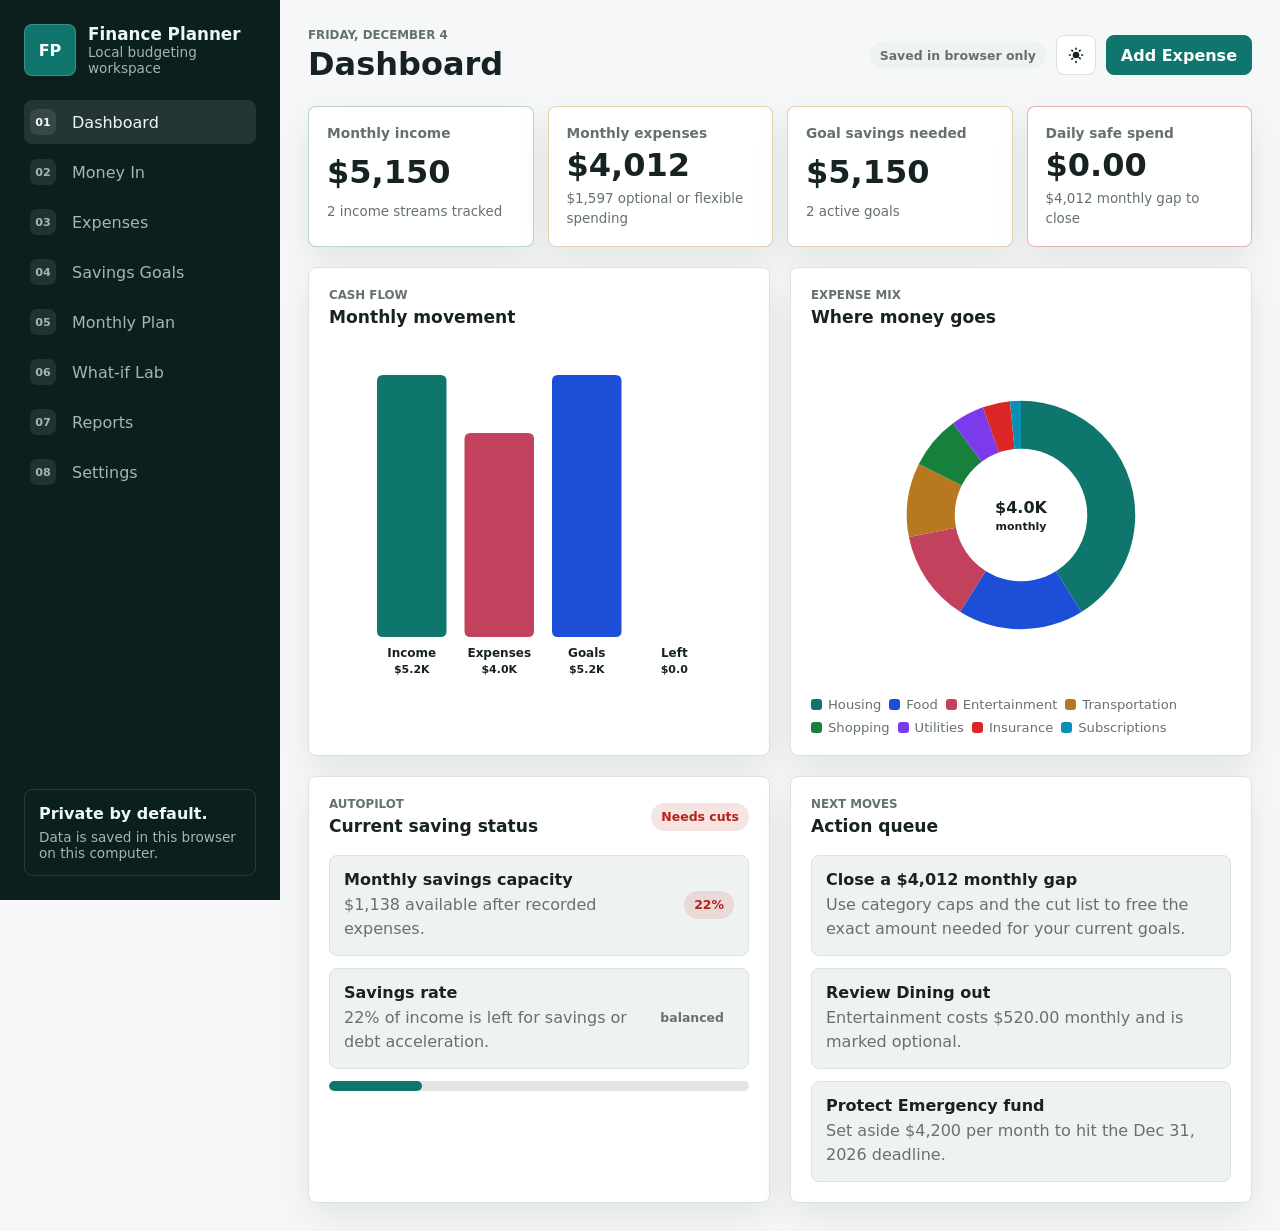
<file: index.html>
<!doctype html>
<html lang="en">
<head>
  <meta charset="utf-8">
  <meta name="viewport" content="width=device-width, initial-scale=1">
  <meta name="theme-color" content="#0f766e">
  <title>Finance Planner Desktop</title>
  <link rel="manifest" href="manifest.webmanifest">
  <link rel="stylesheet" href="styles.css">
</head>
<body>
  <div class="app-shell">
    <aside class="sidebar" aria-label="Primary">
      <div class="brand">
        <div class="brand-mark" aria-hidden="true">FP</div>
        <div>
          <h1>Finance Planner</h1>
          <p>Local budgeting workspace</p>
        </div>
      </div>

      <nav class="nav-list" aria-label="Application sections">
        <button class="nav-item is-active" type="button" data-view-target="dashboard">
          <span class="nav-symbol" aria-hidden="true">01</span>
          <span>Dashboard</span>
        </button>
        <button class="nav-item" type="button" data-view-target="income">
          <span class="nav-symbol" aria-hidden="true">02</span>
          <span>Money In</span>
        </button>
        <button class="nav-item" type="button" data-view-target="expenses">
          <span class="nav-symbol" aria-hidden="true">03</span>
          <span>Expenses</span>
        </button>
        <button class="nav-item" type="button" data-view-target="goals">
          <span class="nav-symbol" aria-hidden="true">04</span>
          <span>Savings Goals</span>
        </button>
        <button class="nav-item" type="button" data-view-target="plan">
          <span class="nav-symbol" aria-hidden="true">05</span>
          <span>Monthly Plan</span>
        </button>
        <button class="nav-item" type="button" data-view-target="simulator">
          <span class="nav-symbol" aria-hidden="true">06</span>
          <span>What-if Lab</span>
        </button>
        <button class="nav-item" type="button" data-view-target="reports">
          <span class="nav-symbol" aria-hidden="true">07</span>
          <span>Reports</span>
        </button>
        <button class="nav-item" type="button" data-view-target="settings">
          <span class="nav-symbol" aria-hidden="true">08</span>
          <span>Settings</span>
        </button>
      </nav>

      <div class="storage-note">
        <strong>Private by default.</strong>
        <span>Data is saved in this browser on this computer.</span>
      </div>
    </aside>

    <main class="workspace">
      <header class="topbar">
        <div>
          <p class="eyebrow" id="todayLabel">Today</p>
          <h2 id="pageTitle">Dashboard</h2>
        </div>
        <div class="topbar-actions">
          <span class="status-pill" id="saveStatus">Saved locally</span>
          <button class="icon-button" type="button" id="themeToggle" title="Toggle theme" aria-label="Toggle theme">
            <svg viewBox="0 0 24 24" aria-hidden="true">
              <path d="M12 3a1 1 0 0 1 1 1v1.1a1 1 0 1 1-2 0V4a1 1 0 0 1 1-1Zm0 15.9a1 1 0 0 1 1 1V21a1 1 0 1 1-2 0v-1.1a1 1 0 0 1 1-1ZM4 11h1.1a1 1 0 1 1 0 2H4a1 1 0 1 1 0-2Zm14.9 0H20a1 1 0 1 1 0 2h-1.1a1 1 0 1 1 0-2ZM6.34 5.64a1 1 0 0 1 1.42 0l.78.78a1 1 0 0 1-1.42 1.42l-.78-.78a1 1 0 0 1 0-1.42Zm9.12 9.12a1 1 0 0 1 1.42 0l.78.78a1 1 0 0 1-1.42 1.42l-.78-.78a1 1 0 0 1 0-1.42Zm2.2-9.12a1 1 0 0 1 0 1.42l-.78.78a1 1 0 0 1-1.42-1.42l.78-.78a1 1 0 0 1 1.42 0ZM8.54 15.46a1 1 0 0 1 0 1.42l-.78.78a1 1 0 0 1-1.42-1.42l.78-.78a1 1 0 0 1 1.42 0ZM12 8a4 4 0 1 1 0 8 4 4 0 0 1 0-8Z"/>
            </svg>
          </button>
          <button class="primary-button" type="button" id="quickAddExpense">Add Expense</button>
        </div>
      </header>

      <section class="view is-active" id="dashboard" data-view="dashboard">
        <div class="summary-grid" id="summaryGrid" aria-label="Financial summary"></div>

        <div class="two-column">
          <section class="panel chart-panel">
            <div class="panel-heading">
              <div>
                <p class="eyebrow">Cash flow</p>
                <h3>Monthly movement</h3>
              </div>
            </div>
            <canvas id="cashFlowChart" height="240" aria-label="Monthly cash flow chart"></canvas>
          </section>

          <section class="panel chart-panel">
            <div class="panel-heading">
              <div>
                <p class="eyebrow">Expense mix</p>
                <h3>Where money goes</h3>
              </div>
            </div>
            <canvas id="categoryChart" height="240" aria-label="Expense category chart"></canvas>
            <div class="legend" id="categoryLegend"></div>
          </section>
        </div>

        <div class="two-column">
          <section class="panel">
            <div class="panel-heading">
              <div>
                <p class="eyebrow">Autopilot</p>
                <h3>Current saving status</h3>
              </div>
              <span class="status-dot" id="autopilotDot">Review</span>
            </div>
            <div id="autopilotPanel" class="stack"></div>
          </section>

          <section class="panel">
            <div class="panel-heading">
              <div>
                <p class="eyebrow">Next moves</p>
                <h3>Action queue</h3>
              </div>
            </div>
            <div id="actionQueue" class="stack"></div>
          </section>
        </div>
      </section>

      <section class="view" id="income" data-view="income">
        <div class="split-layout">
          <section class="panel">
            <div class="panel-heading">
              <div>
                <p class="eyebrow">Wages and income</p>
                <h3>Add money coming in</h3>
              </div>
            </div>
            <form id="incomeForm" class="form-grid">
              <input type="hidden" id="incomeId">
              <label>
                Income name
                <input id="incomeName" type="text" placeholder="Salary, freelance, allowance" required>
              </label>
              <label>
                Amount
                <input id="incomeAmount" type="number" min="0" step="0.01" placeholder="0.00" required>
              </label>
              <label>
                Frequency
                <select id="incomeFrequency"></select>
              </label>
              <label>
                Type
                <select id="incomeType">
                  <option value="Wage">Wage</option>
                  <option value="Side income">Side income</option>
                  <option value="Investment">Investment</option>
                  <option value="Other">Other</option>
                </select>
              </label>
              <div class="form-actions">
                <button class="primary-button" type="submit" id="incomeSubmit">Save income</button>
                <button class="ghost-button" type="button" id="incomeCancel">Clear</button>
              </div>
            </form>
          </section>

          <section class="panel">
            <div class="panel-heading">
              <div>
                <p class="eyebrow">Income ledger</p>
                <h3>Saved income streams</h3>
              </div>
            </div>
            <div class="table-wrap">
              <table>
                <thead>
                  <tr>
                    <th>Name</th>
                    <th>Type</th>
                    <th>Frequency</th>
                    <th class="numeric">Monthly</th>
                    <th class="row-actions">Actions</th>
                  </tr>
                </thead>
                <tbody id="incomeTable"></tbody>
              </table>
            </div>
          </section>
        </div>
      </section>

      <section class="view" id="expenses" data-view="expenses">
        <div class="split-layout">
          <section class="panel">
            <div class="panel-heading">
              <div>
                <p class="eyebrow">Expenses</p>
                <h3>Add spending obligations</h3>
              </div>
            </div>
            <form id="expenseForm" class="form-grid">
              <input type="hidden" id="expenseId">
              <label>
                Expense name
                <input id="expenseName" type="text" placeholder="Rent, groceries, gym" required>
              </label>
              <label>
                Amount
                <input id="expenseAmount" type="number" min="0" step="0.01" placeholder="0.00" required>
              </label>
              <label>
                Frequency
                <select id="expenseFrequency"></select>
              </label>
              <label>
                Category
                <select id="expenseCategory"></select>
              </label>
              <label>
                Due day
                <input id="expenseDueDay" type="number" min="1" max="31" step="1" placeholder="1">
              </label>
              <label>
                Priority
                <select id="expensePriority">
                  <option value="essential">Essential</option>
                  <option value="flexible">Flexible</option>
                  <option value="optional">Optional</option>
                </select>
              </label>
              <label class="wide-field">
                Notes
                <input id="expenseNotes" type="text" placeholder="Contract renewal, cheaper option, shared bill">
              </label>
              <div class="form-actions">
                <button class="primary-button" type="submit" id="expenseSubmit">Save expense</button>
                <button class="ghost-button" type="button" id="expenseCancel">Clear</button>
              </div>
            </form>
          </section>

          <section class="panel">
            <div class="panel-heading">
              <div>
                <p class="eyebrow">Expense ledger</p>
                <h3>Organized monthly cost</h3>
              </div>
            </div>
            <div class="filter-row">
              <label>
                Filter
                <select id="expenseFilter"></select>
              </label>
              <label>
                Sort
                <select id="expenseSort">
                  <option value="largest">Largest monthly cost</option>
                  <option value="category">Category</option>
                  <option value="due">Due day</option>
                  <option value="priority">Priority</option>
                </select>
              </label>
            </div>
            <div class="table-wrap">
              <table>
                <thead>
                  <tr>
                    <th>Name</th>
                    <th>Category</th>
                    <th>Priority</th>
                    <th class="numeric">Monthly</th>
                    <th class="row-actions">Actions</th>
                  </tr>
                </thead>
                <tbody id="expenseTable"></tbody>
              </table>
            </div>
          </section>
        </div>
      </section>

      <section class="view" id="goals" data-view="goals">
        <div class="split-layout">
          <section class="panel">
            <div class="panel-heading">
              <div>
                <p class="eyebrow">Savings goals</p>
                <h3>Tell the app what to protect</h3>
              </div>
            </div>
            <form id="goalForm" class="form-grid">
              <input type="hidden" id="goalId">
              <label>
                Goal name
                <input id="goalName" type="text" placeholder="Emergency fund, down payment" required>
              </label>
              <label>
                Target amount
                <input id="goalTarget" type="number" min="0" step="0.01" placeholder="0.00" required>
              </label>
              <label>
                Already saved
                <input id="goalCurrent" type="number" min="0" step="0.01" placeholder="0.00">
              </label>
              <label>
                Deadline
                <input id="goalDeadline" type="date" required>
              </label>
              <label>
                Goal type
                <select id="goalType">
                  <option value="month">End of month</option>
                  <option value="year">End of year</option>
                  <option value="custom">Custom deadline</option>
                </select>
              </label>
              <div class="form-actions">
                <button class="primary-button" type="submit" id="goalSubmit">Save goal</button>
                <button class="ghost-button" type="button" id="goalCancel">Clear</button>
              </div>
            </form>
          </section>

          <section class="panel">
            <div class="panel-heading">
              <div>
                <p class="eyebrow">Goal tracker</p>
                <h3>Required monthly savings</h3>
              </div>
            </div>
            <div id="goalList" class="goal-list"></div>
          </section>
        </div>
      </section>

      <section class="view" id="plan" data-view="plan">
        <section class="panel">
          <div class="panel-heading">
            <div>
              <p class="eyebrow">Monthly plan</p>
              <h3>Saving strategy generated from your data</h3>
            </div>
            <button class="ghost-button" type="button" id="printPlan">Print plan</button>
          </div>
          <div id="planSummary" class="plan-summary"></div>
        </section>

        <div class="two-column">
          <section class="panel">
            <div class="panel-heading">
              <div>
                <p class="eyebrow">Category caps</p>
                <h3>Recommended monthly limits</h3>
              </div>
            </div>
            <div class="table-wrap">
              <table>
                <thead>
                  <tr>
                    <th>Category</th>
                    <th class="numeric">Current</th>
                    <th class="numeric">Recommended</th>
                    <th class="numeric">Weekly cap</th>
                  </tr>
                </thead>
                <tbody id="categoryCaps"></tbody>
              </table>
            </div>
          </section>

          <section class="panel">
            <div class="panel-heading">
              <div>
                <p class="eyebrow">Cut list</p>
                <h3>Highest impact reductions</h3>
              </div>
            </div>
            <div id="cutList" class="stack"></div>
          </section>
        </div>
      </section>

      <section class="view" id="simulator" data-view="simulator">
        <div class="two-column">
          <section class="panel">
            <div class="panel-heading">
              <div>
                <p class="eyebrow">What-if Lab</p>
                <h3>Stress-test your choices</h3>
              </div>
            </div>
            <div class="slider-stack">
              <label>
                Reduce food spending <span id="simFoodLabel">10%</span>
                <input id="simFood" type="range" min="0" max="60" value="10">
              </label>
              <label>
                Reduce subscriptions <span id="simSubscriptionsLabel">20%</span>
                <input id="simSubscriptions" type="range" min="0" max="100" value="20">
              </label>
              <label>
                Reduce shopping <span id="simShoppingLabel">15%</span>
                <input id="simShopping" type="range" min="0" max="80" value="15">
              </label>
              <label>
                Reduce entertainment <span id="simEntertainmentLabel">10%</span>
                <input id="simEntertainment" type="range" min="0" max="80" value="10">
              </label>
              <label>
                Add monthly side income <span id="simSideIncomeLabel">$150</span>
                <input id="simSideIncome" type="range" min="0" max="2000" step="25" value="150">
              </label>
              <label>
                Wage increase <span id="simRaiseLabel">0%</span>
                <input id="simRaise" type="range" min="0" max="25" value="0">
              </label>
            </div>
          </section>

          <section class="panel">
            <div class="panel-heading">
              <div>
                <p class="eyebrow">Scenario result</p>
                <h3>Projected improvement</h3>
              </div>
            </div>
            <div id="simulatorResult" class="scenario-result"></div>
          </section>
        </div>
      </section>

      <section class="view" id="reports" data-view="reports">
        <div class="two-column">
          <section class="panel">
            <div class="panel-heading">
              <div>
                <p class="eyebrow">Report</p>
                <h3>Printable monthly brief</h3>
              </div>
              <button class="ghost-button" type="button" id="printReport">Print report</button>
            </div>
            <article id="reportDocument" class="report-document"></article>
          </section>

          <section class="panel">
            <div class="panel-heading">
              <div>
                <p class="eyebrow">Data tools</p>
                <h3>Backup and restore</h3>
              </div>
            </div>
            <div class="button-stack">
              <button class="primary-button" type="button" id="exportData">Export finance data</button>
              <button class="ghost-button" type="button" id="exportCsv">Export CSV tables</button>
              <button class="ghost-button" type="button" id="importData">Import finance data</button>
              <input id="importFile" type="file" accept="application/json" hidden>
              <button class="danger-button" type="button" id="resetSample">Reload sample data</button>
              <button class="danger-button" type="button" id="clearData">Clear all data</button>
            </div>
            <p class="helper-text" id="storageDetail">Launch with launch.bat to save automatically to finance-data.json.</p>
          </section>
        </div>
      </section>

      <section class="view" id="settings" data-view="settings">
        <section class="panel settings-panel">
          <div class="panel-heading">
            <div>
              <p class="eyebrow">Profile</p>
              <h3>Personalize planning assumptions</h3>
            </div>
          </div>
          <form id="settingsForm" class="form-grid">
            <label>
              Display name
              <input id="profileName" type="text" placeholder="Your name">
            </label>
            <label>
              Currency
              <select id="profileCurrency">
                <option value="USD">USD - US Dollar</option>
                <option value="EUR">EUR - Euro</option>
                <option value="GBP">GBP - British Pound</option>
                <option value="CAD">CAD - Canadian Dollar</option>
                <option value="AUD">AUD - Australian Dollar</option>
              </select>
            </label>
            <label>
              Monthly starting savings
              <input id="profileStartingSavings" type="number" min="0" step="0.01">
            </label>
            <label>
              Month starts on day
              <input id="profileMonthStart" type="number" min="1" max="28" step="1">
            </label>
            <label class="wide-field">
              Planning style
              <select id="profileStyle">
                <option value="balanced">Balanced: steady cuts and steady saving</option>
                <option value="aggressive">Aggressive: reach goals faster</option>
                <option value="comfort">Comfort: protect lifestyle categories</option>
              </select>
            </label>
            <div class="form-actions">
              <button class="primary-button" type="submit">Save settings</button>
            </div>
          </form>
        </section>
      </section>
    </main>
  </div>

  <div class="toast" id="toast" role="status" aria-live="polite"></div>

  <script src="app.js" defer></script>
</body>
</html>
</file>
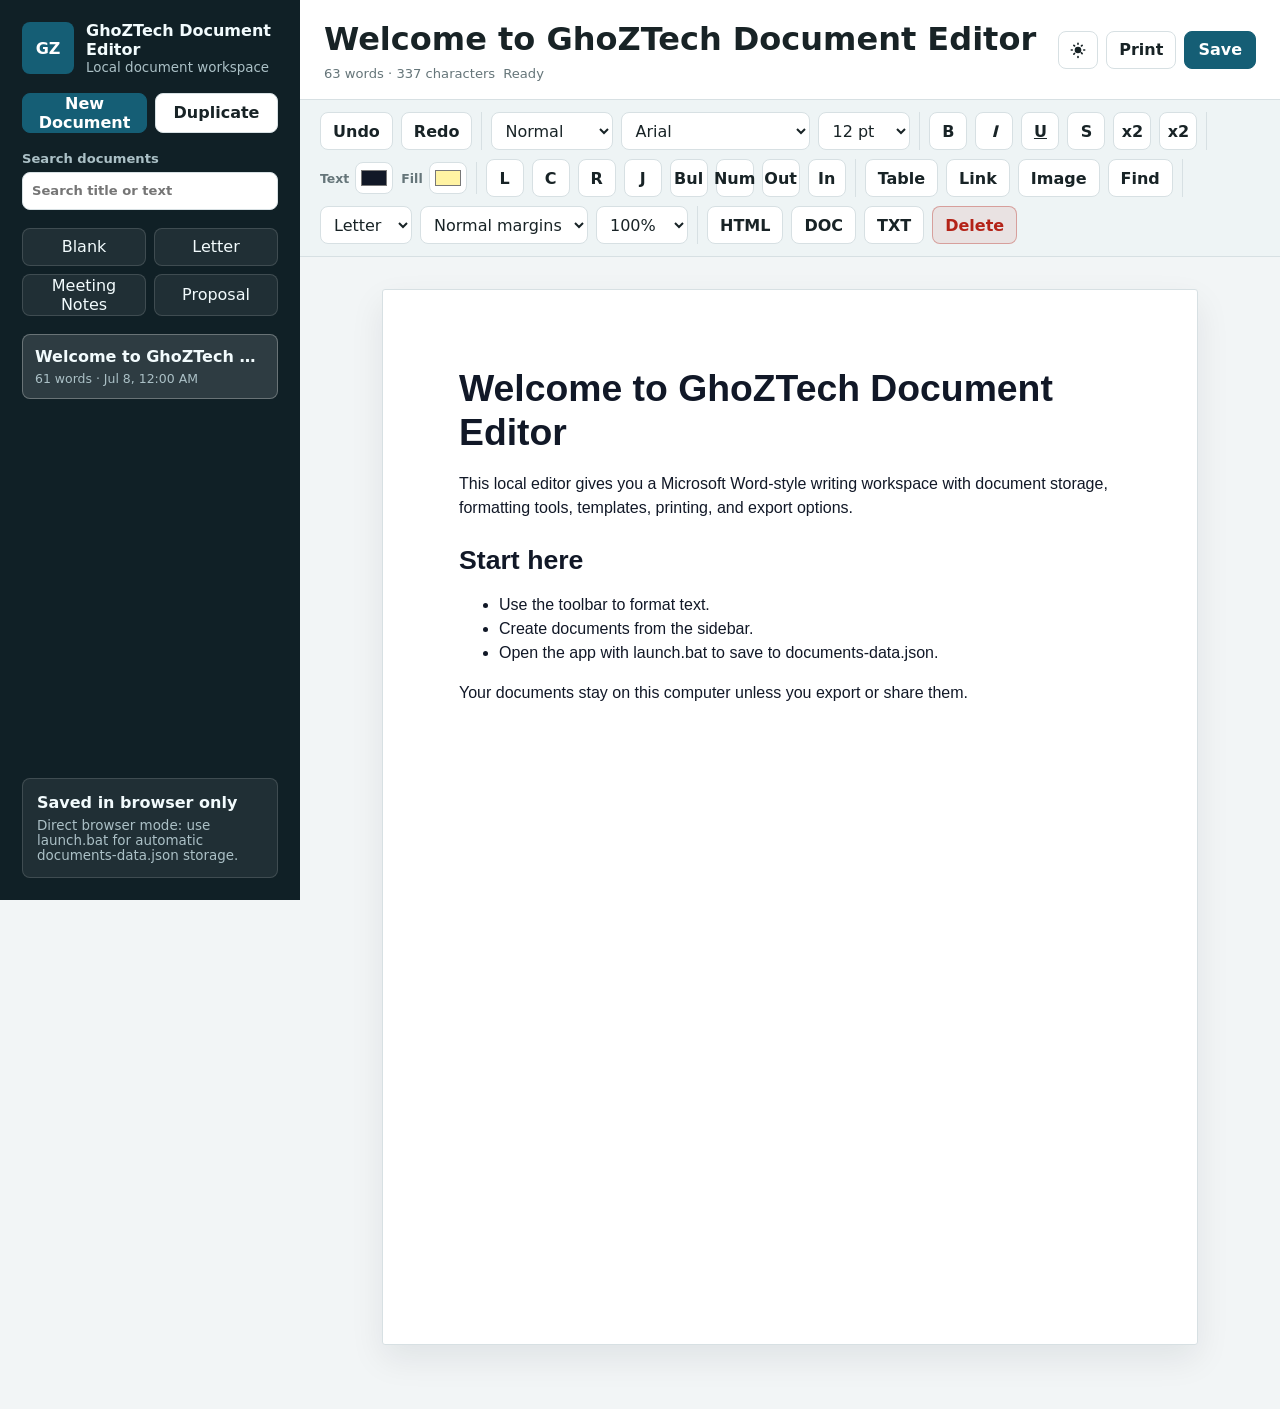
<file: GhoZTech Document Editor/index.html>
<!doctype html>
<html lang="en">
<head>
  <meta charset="utf-8">
  <meta name="viewport" content="width=device-width, initial-scale=1">
  <meta name="theme-color" content="#155e75">
  <title>GhoZTech Document Editor</title>
  <link rel="manifest" href="manifest.webmanifest">
  <link rel="stylesheet" href="styles.css">
</head>
<body>
  <div class="app-shell">
    <aside class="document-sidebar" aria-label="Document library">
      <div class="brand-row">
        <div class="brand-mark" aria-hidden="true">GZ</div>
        <div>
          <h1>GhoZTech Document Editor</h1>
          <p>Local document workspace</p>
        </div>
      </div>

      <div class="sidebar-actions">
        <button class="primary-button" type="button" id="newDocument">New Document</button>
        <button class="ghost-button" type="button" id="duplicateDocument">Duplicate</button>
      </div>

      <label class="search-label">
        Search documents
        <input id="documentSearch" type="search" placeholder="Search title or text">
      </label>

      <div class="template-group" aria-label="Templates">
        <button type="button" data-template="blank">Blank</button>
        <button type="button" data-template="letter">Letter</button>
        <button type="button" data-template="meeting">Meeting Notes</button>
        <button type="button" data-template="proposal">Proposal</button>
      </div>

      <div class="document-list" id="documentList"></div>

      <div class="storage-card">
        <strong id="saveStatus">Starting editor</strong>
        <span id="storageDetail">Launch with launch.bat to save documents to documents-data.json.</span>
      </div>
    </aside>

    <main class="editor-workspace">
      <header class="topbar">
        <div class="title-area">
          <input id="documentTitle" type="text" aria-label="Document title" value="Untitled Document">
          <div class="meta-row">
            <span id="documentMeta">0 words</span>
            <span id="selectionMeta">Ready</span>
          </div>
        </div>
        <div class="topbar-actions">
          <button class="icon-button" type="button" id="themeToggle" title="Toggle theme" aria-label="Toggle theme">
            <svg viewBox="0 0 24 24" aria-hidden="true"><path d="M12 3a1 1 0 0 1 1 1v1.1a1 1 0 1 1-2 0V4a1 1 0 0 1 1-1Zm0 15.9a1 1 0 0 1 1 1V21a1 1 0 1 1-2 0v-1.1a1 1 0 0 1 1-1ZM4 11h1.1a1 1 0 1 1 0 2H4a1 1 0 1 1 0-2Zm14.9 0H20a1 1 0 1 1 0 2h-1.1a1 1 0 1 1 0-2ZM6.34 5.64a1 1 0 0 1 1.42 0l.78.78a1 1 0 0 1-1.42 1.42l-.78-.78a1 1 0 0 1 0-1.42Zm9.12 9.12a1 1 0 0 1 1.42 0l.78.78a1 1 0 0 1-1.42 1.42l-.78-.78a1 1 0 0 1 0-1.42Zm2.2-9.12a1 1 0 0 1 0 1.42l-.78.78a1 1 0 0 1-1.42-1.42l.78-.78a1 1 0 0 1 1.42 0ZM8.54 15.46a1 1 0 0 1 0 1.42l-.78.78a1 1 0 0 1-1.42-1.42l.78-.78a1 1 0 0 1 1.42 0ZM12 8a4 4 0 1 1 0 8 4 4 0 0 1 0-8Z"/></svg>
          </button>
          <button class="ghost-button" type="button" id="printDocument">Print</button>
          <button class="primary-button" type="button" id="saveNow">Save</button>
        </div>
      </header>

      <section class="toolbar" aria-label="Editing toolbar">
        <div class="tool-group">
          <button class="tool-button" type="button" data-command="undo" title="Undo" aria-label="Undo">Undo</button>
          <button class="tool-button" type="button" data-command="redo" title="Redo" aria-label="Redo">Redo</button>
        </div>

        <div class="tool-group">
          <select id="blockFormat" aria-label="Text style">
            <option value="P">Normal</option>
            <option value="H1">Heading 1</option>
            <option value="H2">Heading 2</option>
            <option value="H3">Heading 3</option>
            <option value="BLOCKQUOTE">Quote</option>
          </select>
          <select id="fontName" aria-label="Font family">
            <option value="Arial">Arial</option>
            <option value="Calibri">Calibri</option>
            <option value="Cambria">Cambria</option>
            <option value="Georgia">Georgia</option>
            <option value="Times New Roman">Times New Roman</option>
            <option value="Verdana">Verdana</option>
          </select>
          <select id="fontSize" aria-label="Font size">
            <option value="2">10 pt</option>
            <option value="3" selected>12 pt</option>
            <option value="4">14 pt</option>
            <option value="5">18 pt</option>
            <option value="6">24 pt</option>
            <option value="7">36 pt</option>
          </select>
        </div>

        <div class="tool-group">
          <button class="tool-button compact" type="button" data-command="bold" title="Bold" aria-label="Bold"><strong>B</strong></button>
          <button class="tool-button compact" type="button" data-command="italic" title="Italic" aria-label="Italic"><em>I</em></button>
          <button class="tool-button compact" type="button" data-command="underline" title="Underline" aria-label="Underline"><u>U</u></button>
          <button class="tool-button compact" type="button" data-command="strikeThrough" title="Strikethrough" aria-label="Strikethrough">S</button>
          <button class="tool-button compact" type="button" data-command="superscript" title="Superscript" aria-label="Superscript">x2</button>
          <button class="tool-button compact" type="button" data-command="subscript" title="Subscript" aria-label="Subscript">x2</button>
        </div>

        <div class="tool-group">
          <label class="color-tool" title="Text color">
            Text
            <input id="foreColor" type="color" value="#111827">
          </label>
          <label class="color-tool" title="Highlight color">
            Fill
            <input id="hiliteColor" type="color" value="#fff3a3">
          </label>
        </div>

        <div class="tool-group">
          <button class="tool-button compact" type="button" data-command="justifyLeft" title="Align left" aria-label="Align left">L</button>
          <button class="tool-button compact" type="button" data-command="justifyCenter" title="Align center" aria-label="Align center">C</button>
          <button class="tool-button compact" type="button" data-command="justifyRight" title="Align right" aria-label="Align right">R</button>
          <button class="tool-button compact" type="button" data-command="justifyFull" title="Justify" aria-label="Justify">J</button>
          <button class="tool-button compact" type="button" data-command="insertUnorderedList" title="Bulleted list" aria-label="Bulleted list">Bul</button>
          <button class="tool-button compact" type="button" data-command="insertOrderedList" title="Numbered list" aria-label="Numbered list">Num</button>
          <button class="tool-button compact" type="button" data-command="outdent" title="Decrease indent" aria-label="Decrease indent">Out</button>
          <button class="tool-button compact" type="button" data-command="indent" title="Increase indent" aria-label="Increase indent">In</button>
        </div>

        <div class="tool-group">
          <button class="tool-button" type="button" id="insertTable">Table</button>
          <button class="tool-button" type="button" id="insertLink">Link</button>
          <button class="tool-button" type="button" id="insertImage">Image</button>
          <input id="imageFile" type="file" accept="image/*" hidden>
          <button class="tool-button" type="button" id="findReplaceToggle">Find</button>
        </div>

        <div class="tool-group">
          <select id="pageSize" aria-label="Page size">
            <option value="letter">Letter</option>
            <option value="a4">A4</option>
            <option value="legal">Legal</option>
          </select>
          <select id="pageMargin" aria-label="Page margins">
            <option value="normal">Normal margins</option>
            <option value="narrow">Narrow margins</option>
            <option value="wide">Wide margins</option>
          </select>
          <select id="zoomLevel" aria-label="Zoom">
            <option value="0.75">75%</option>
            <option value="0.9">90%</option>
            <option value="1" selected>100%</option>
            <option value="1.15">115%</option>
            <option value="1.3">130%</option>
          </select>
        </div>

        <div class="tool-group">
          <button class="tool-button" type="button" id="exportHtml">HTML</button>
          <button class="tool-button" type="button" id="exportDoc">DOC</button>
          <button class="tool-button" type="button" id="exportTxt">TXT</button>
          <button class="danger-button" type="button" id="deleteDocument">Delete</button>
        </div>
      </section>

      <section class="find-panel" id="findPanel" aria-label="Find and replace">
        <label>
          Find
          <input id="findText" type="search" placeholder="Text to find">
        </label>
        <label>
          Replace
          <input id="replaceText" type="text" placeholder="Replacement text">
        </label>
        <button class="ghost-button" type="button" id="findNext">Find next</button>
        <button class="ghost-button" type="button" id="replaceNext">Replace next</button>
        <button class="ghost-button" type="button" id="replaceAll">Replace all</button>
      </section>

      <section class="editor-stage" aria-label="Document editor">
        <div class="page-wrap" id="pageWrap">
          <article id="editor" class="editor-page" contenteditable="true" spellcheck="true" aria-label="Editable document"></article>
        </div>
      </section>
    </main>
  </div>

  <div class="toast" id="toast" role="status" aria-live="polite"></div>

  <script src="app.js" defer></script>
</body>
</html>
</file>
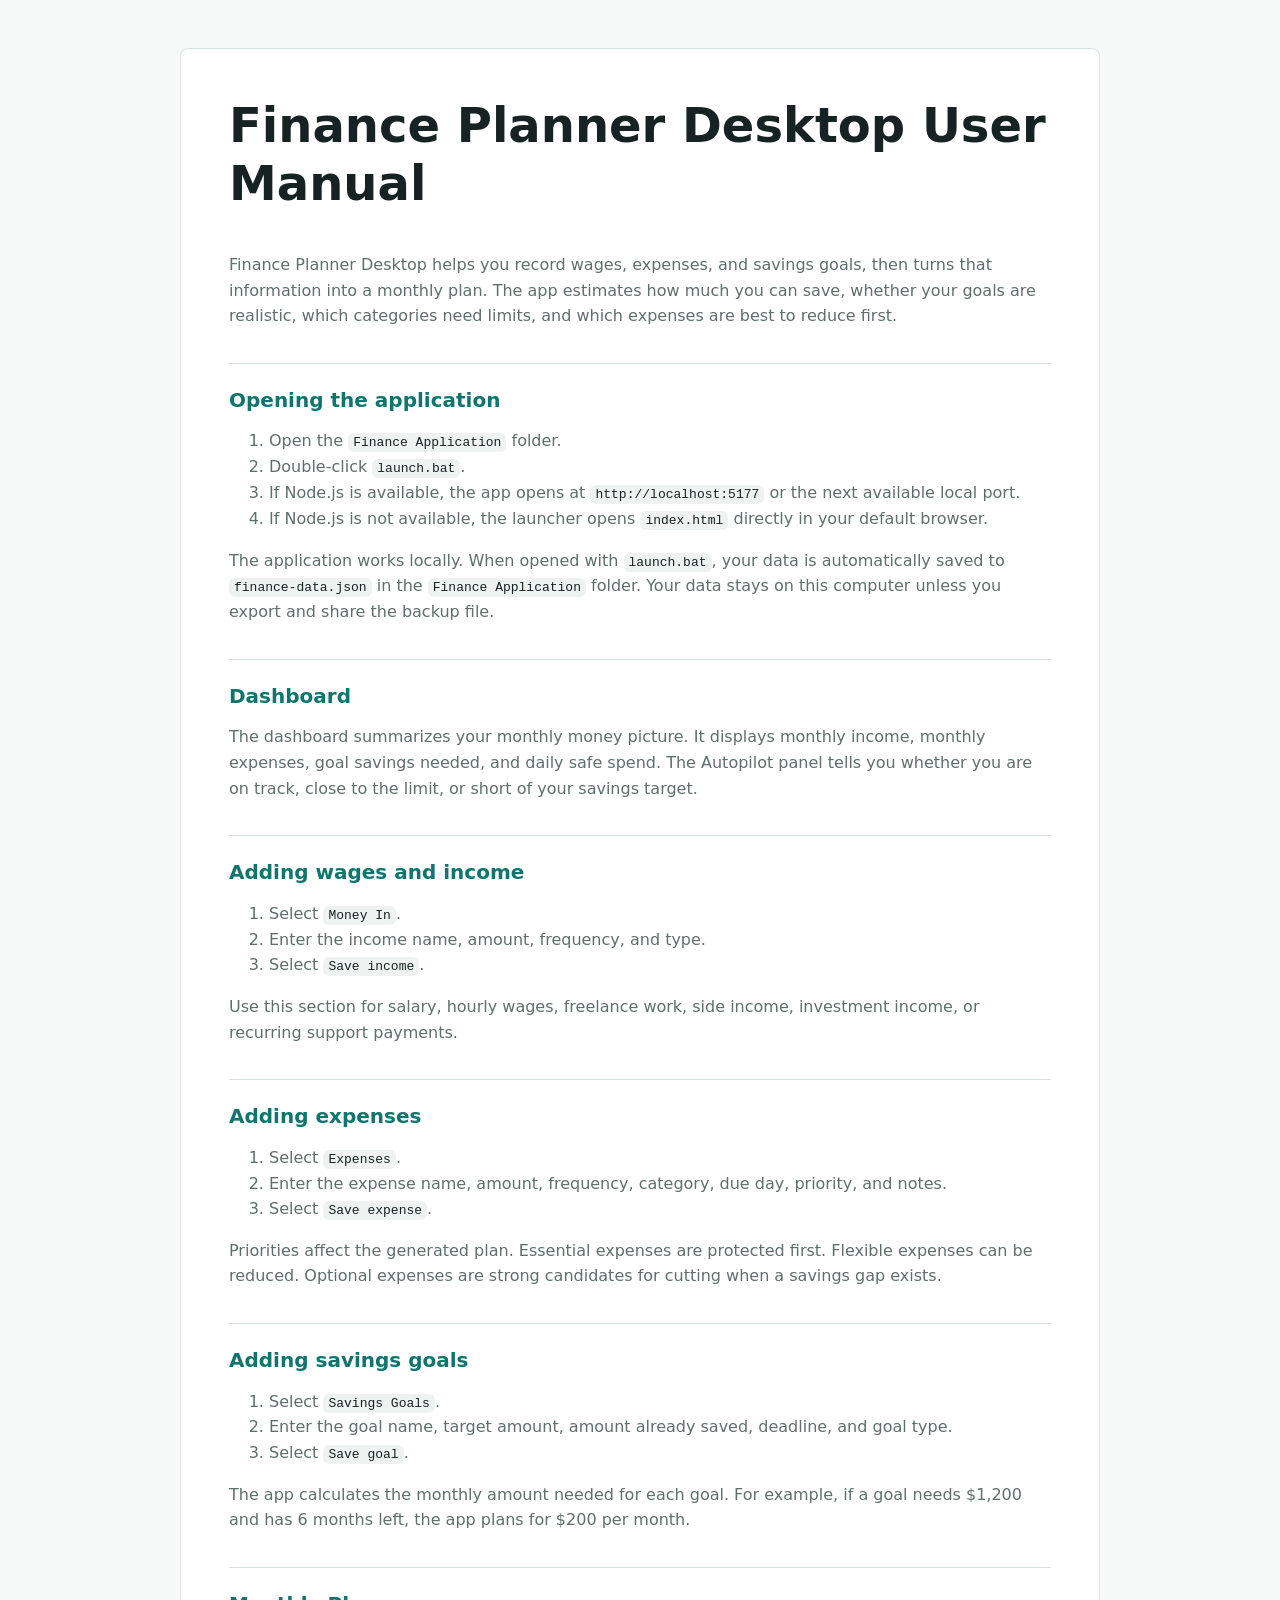
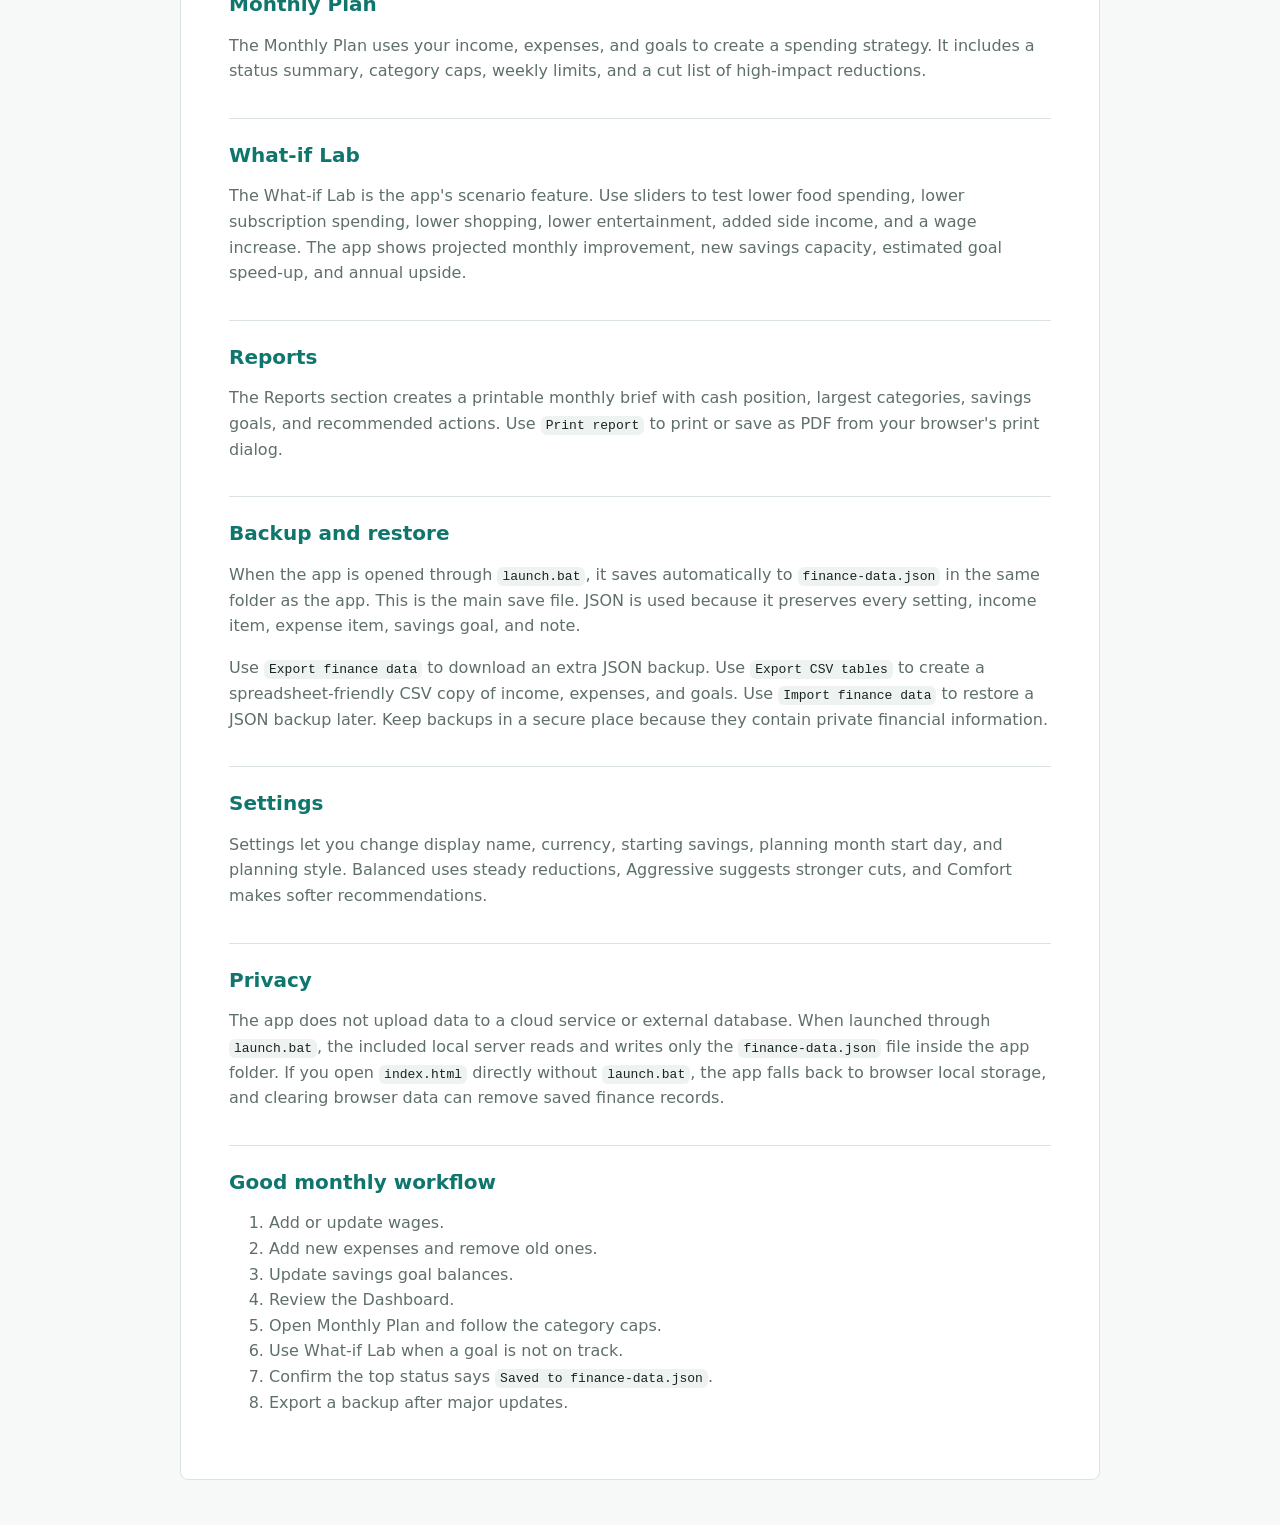
<file: Finance Planner User Manual.html>
<!doctype html>
<html lang="en">
<head>
  <meta charset="utf-8">
  <meta name="viewport" content="width=device-width, initial-scale=1">
  <title>Finance Planner Desktop User Manual</title>
  <style>
    :root {
      --ink: #172322;
      --muted: #5f6f6c;
      --line: #dbe3e1;
      --accent: #0f766e;
      --bg: #f7f9f8;
      --surface: #ffffff;
    }

    body {
      margin: 0;
      background: var(--bg);
      color: var(--ink);
      font-family: Inter, ui-sans-serif, system-ui, -apple-system, BlinkMacSystemFont, "Segoe UI", sans-serif;
      line-height: 1.6;
    }

    main {
      max-width: 920px;
      margin: 0 auto;
      padding: 48px 22px;
    }

    article {
      border: 1px solid var(--line);
      border-radius: 8px;
      background: var(--surface);
      padding: clamp(22px, 5vw, 48px);
    }

    h1,
    h2 {
      line-height: 1.2;
    }

    h1 {
      margin-top: 0;
      font-size: clamp(2rem, 5vw, 3rem);
    }

    h2 {
      margin-top: 34px;
      border-top: 1px solid var(--line);
      padding-top: 24px;
      color: var(--accent);
      font-size: 1.25rem;
    }

    p,
    li {
      color: var(--muted);
    }

    code {
      border-radius: 6px;
      background: #eef3f2;
      color: var(--ink);
      padding: 2px 5px;
    }

    @media print {
      body {
        background: #ffffff;
      }

      main {
        padding: 0;
      }

      article {
        border: 0;
        padding: 0;
      }
    }
  </style>
</head>
<body>
  <main>
    <article>
      <h1>Finance Planner Desktop User Manual</h1>
      <p>Finance Planner Desktop helps you record wages, expenses, and savings goals, then turns that information into a monthly plan. The app estimates how much you can save, whether your goals are realistic, which categories need limits, and which expenses are best to reduce first.</p>

      <h2>Opening the application</h2>
      <ol>
        <li>Open the <code>Finance Application</code> folder.</li>
        <li>Double-click <code>launch.bat</code>.</li>
        <li>If Node.js is available, the app opens at <code>http://localhost:5177</code> or the next available local port.</li>
        <li>If Node.js is not available, the launcher opens <code>index.html</code> directly in your default browser.</li>
      </ol>
      <p>The application works locally. When opened with <code>launch.bat</code>, your data is automatically saved to <code>finance-data.json</code> in the <code>Finance Application</code> folder. Your data stays on this computer unless you export and share the backup file.</p>

      <h2>Dashboard</h2>
      <p>The dashboard summarizes your monthly money picture. It displays monthly income, monthly expenses, goal savings needed, and daily safe spend. The Autopilot panel tells you whether you are on track, close to the limit, or short of your savings target.</p>

      <h2>Adding wages and income</h2>
      <ol>
        <li>Select <code>Money In</code>.</li>
        <li>Enter the income name, amount, frequency, and type.</li>
        <li>Select <code>Save income</code>.</li>
      </ol>
      <p>Use this section for salary, hourly wages, freelance work, side income, investment income, or recurring support payments.</p>

      <h2>Adding expenses</h2>
      <ol>
        <li>Select <code>Expenses</code>.</li>
        <li>Enter the expense name, amount, frequency, category, due day, priority, and notes.</li>
        <li>Select <code>Save expense</code>.</li>
      </ol>
      <p>Priorities affect the generated plan. Essential expenses are protected first. Flexible expenses can be reduced. Optional expenses are strong candidates for cutting when a savings gap exists.</p>

      <h2>Adding savings goals</h2>
      <ol>
        <li>Select <code>Savings Goals</code>.</li>
        <li>Enter the goal name, target amount, amount already saved, deadline, and goal type.</li>
        <li>Select <code>Save goal</code>.</li>
      </ol>
      <p>The app calculates the monthly amount needed for each goal. For example, if a goal needs $1,200 and has 6 months left, the app plans for $200 per month.</p>

      <h2>Monthly Plan</h2>
      <p>The Monthly Plan uses your income, expenses, and goals to create a spending strategy. It includes a status summary, category caps, weekly limits, and a cut list of high-impact reductions.</p>

      <h2>What-if Lab</h2>
      <p>The What-if Lab is the app's scenario feature. Use sliders to test lower food spending, lower subscription spending, lower shopping, lower entertainment, added side income, and a wage increase. The app shows projected monthly improvement, new savings capacity, estimated goal speed-up, and annual upside.</p>

      <h2>Reports</h2>
      <p>The Reports section creates a printable monthly brief with cash position, largest categories, savings goals, and recommended actions. Use <code>Print report</code> to print or save as PDF from your browser's print dialog.</p>

      <h2>Backup and restore</h2>
      <p>When the app is opened through <code>launch.bat</code>, it saves automatically to <code>finance-data.json</code> in the same folder as the app. This is the main save file. JSON is used because it preserves every setting, income item, expense item, savings goal, and note.</p>
      <p>Use <code>Export finance data</code> to download an extra JSON backup. Use <code>Export CSV tables</code> to create a spreadsheet-friendly CSV copy of income, expenses, and goals. Use <code>Import finance data</code> to restore a JSON backup later. Keep backups in a secure place because they contain private financial information.</p>

      <h2>Settings</h2>
      <p>Settings let you change display name, currency, starting savings, planning month start day, and planning style. Balanced uses steady reductions, Aggressive suggests stronger cuts, and Comfort makes softer recommendations.</p>

      <h2>Privacy</h2>
      <p>The app does not upload data to a cloud service or external database. When launched through <code>launch.bat</code>, the included local server reads and writes only the <code>finance-data.json</code> file inside the app folder. If you open <code>index.html</code> directly without <code>launch.bat</code>, the app falls back to browser local storage, and clearing browser data can remove saved finance records.</p>

      <h2>Good monthly workflow</h2>
      <ol>
        <li>Add or update wages.</li>
        <li>Add new expenses and remove old ones.</li>
        <li>Update savings goal balances.</li>
        <li>Review the Dashboard.</li>
        <li>Open Monthly Plan and follow the category caps.</li>
        <li>Use What-if Lab when a goal is not on track.</li>
        <li>Confirm the top status says <code>Saved to finance-data.json</code>.</li>
        <li>Export a backup after major updates.</li>
      </ol>
    </article>
  </main>
</body>
</html>
</file>
<file: styles.css>
:root {
  color-scheme: light;
  --bg: #f5f7f8;
  --surface: #ffffff;
  --surface-2: #eef3f2;
  --ink: #172322;
  --muted: #64726f;
  --line: #dbe3e1;
  --accent: #0f766e;
  --accent-2: #1d4ed8;
  --warn: #b7791f;
  --danger: #b42318;
  --good: #16803c;
  --rose: #c2415d;
  --shadow: 0 14px 36px rgba(19, 31, 30, 0.08);
  --radius: 8px;
  --sidebar: #0b1f1d;
  --sidebar-ink: #edf8f5;
  --sidebar-muted: #9fb8b2;
}

[data-theme="dark"] {
  color-scheme: dark;
  --bg: #111716;
  --surface: #19211f;
  --surface-2: #202c29;
  --ink: #edf5f2;
  --muted: #a5b5b0;
  --line: #30413d;
  --accent: #2dd4bf;
  --accent-2: #93c5fd;
  --warn: #f3b654;
  --danger: #f87171;
  --good: #4ade80;
  --rose: #fb7185;
  --shadow: 0 14px 36px rgba(0, 0, 0, 0.28);
  --sidebar: #101817;
  --sidebar-ink: #f1fbf8;
  --sidebar-muted: #9bb1ac;
}

* {
  box-sizing: border-box;
}

body {
  margin: 0;
  min-width: 320px;
  background: var(--bg);
  color: var(--ink);
  font-family: Inter, ui-sans-serif, system-ui, -apple-system, BlinkMacSystemFont, "Segoe UI", sans-serif;
}

button,
input,
select {
  font: inherit;
}

button {
  cursor: pointer;
}

.app-shell {
  display: grid;
  min-height: 100vh;
  grid-template-columns: 280px minmax(0, 1fr);
}

.sidebar {
  display: flex;
  position: sticky;
  top: 0;
  height: 100vh;
  flex-direction: column;
  gap: 24px;
  padding: 24px;
  background: var(--sidebar);
  color: var(--sidebar-ink);
}

.brand {
  display: grid;
  grid-template-columns: 52px 1fr;
  gap: 12px;
  align-items: center;
}

.brand-mark {
  display: grid;
  width: 52px;
  height: 52px;
  place-items: center;
  border: 1px solid rgba(255, 255, 255, 0.18);
  border-radius: 8px;
  background: #0f766e;
  color: #ffffff;
  font-weight: 800;
}

.brand h1,
.brand p,
.topbar h2,
.panel h3,
.eyebrow {
  margin: 0;
}

.brand h1 {
  font-size: 1.05rem;
  line-height: 1.2;
}

.brand p,
.storage-note span {
  color: var(--sidebar-muted);
  font-size: 0.85rem;
}

.nav-list {
  display: grid;
  gap: 6px;
}

.nav-item {
  display: grid;
  min-height: 44px;
  grid-template-columns: 32px 1fr;
  gap: 10px;
  align-items: center;
  border: 0;
  border-radius: 8px;
  background: transparent;
  color: var(--sidebar-muted);
  text-align: left;
}

.nav-item:hover,
.nav-item.is-active {
  background: rgba(255, 255, 255, 0.1);
  color: var(--sidebar-ink);
}

.nav-symbol {
  display: grid;
  width: 26px;
  height: 26px;
  place-items: center;
  border-radius: 7px;
  background: rgba(255, 255, 255, 0.09);
  color: inherit;
  font-size: 0.7rem;
  font-weight: 800;
}

.storage-note {
  display: grid;
  gap: 6px;
  margin-top: auto;
  padding: 14px;
  border: 1px solid rgba(255, 255, 255, 0.12);
  border-radius: 8px;
}

.workspace {
  min-width: 0;
  padding: 28px;
}

.topbar {
  display: flex;
  gap: 18px;
  align-items: center;
  justify-content: space-between;
  margin-bottom: 24px;
}

.topbar h2 {
  font-size: clamp(1.6rem, 2.5vw, 2.35rem);
  line-height: 1.1;
}

.topbar-actions,
.form-actions,
.filter-row,
.panel-heading,
.row-toolbox {
  display: flex;
  gap: 10px;
  align-items: center;
}

.topbar-actions {
  flex-wrap: wrap;
  justify-content: flex-end;
}

.eyebrow {
  margin-bottom: 5px;
  color: var(--muted);
  font-size: 0.74rem;
  font-weight: 800;
  text-transform: uppercase;
}

.view {
  display: none;
}

.view.is-active {
  display: grid;
  gap: 20px;
}

.summary-grid {
  display: grid;
  grid-template-columns: repeat(4, minmax(150px, 1fr));
  gap: 14px;
}

.metric,
.panel {
  border: 1px solid var(--line);
  border-radius: var(--radius);
  background: var(--surface);
  box-shadow: var(--shadow);
}

.metric {
  display: grid;
  gap: 8px;
  min-height: 128px;
  padding: 18px;
}

.metric .label {
  color: var(--muted);
  font-size: 0.86rem;
  font-weight: 700;
}

.metric .value {
  font-size: clamp(1.55rem, 3vw, 2rem);
  font-weight: 850;
  line-height: 1;
}

.metric .note {
  color: var(--muted);
  font-size: 0.84rem;
  line-height: 1.45;
}

.metric.good {
  border-color: rgba(22, 128, 60, 0.3);
}

.metric.warn {
  border-color: rgba(183, 121, 31, 0.35);
}

.metric.danger {
  border-color: rgba(180, 35, 24, 0.35);
}

.two-column,
.split-layout {
  display: grid;
  grid-template-columns: repeat(2, minmax(0, 1fr));
  gap: 20px;
}

.split-layout {
  grid-template-columns: minmax(320px, 0.75fr) minmax(420px, 1.25fr);
}

.panel {
  min-width: 0;
  padding: 20px;
}

.panel-heading {
  justify-content: space-between;
  margin-bottom: 18px;
}

.panel h3 {
  font-size: 1.07rem;
  line-height: 1.25;
}

.chart-panel canvas {
  display: block;
  width: 100%;
  min-height: 240px;
}

.legend {
  display: flex;
  flex-wrap: wrap;
  gap: 8px;
  margin-top: 14px;
}

.legend-item {
  display: inline-flex;
  gap: 6px;
  align-items: center;
  color: var(--muted);
  font-size: 0.82rem;
}

.legend-swatch {
  width: 11px;
  height: 11px;
  border-radius: 3px;
}

.form-grid {
  display: grid;
  grid-template-columns: repeat(2, minmax(0, 1fr));
  gap: 14px;
}

label {
  display: grid;
  gap: 6px;
  color: var(--muted);
  font-size: 0.84rem;
  font-weight: 760;
}

input,
select {
  width: 100%;
  min-height: 42px;
  border: 1px solid var(--line);
  border-radius: 8px;
  background: var(--surface);
  color: var(--ink);
  padding: 9px 10px;
}

input:focus,
select:focus,
button:focus-visible {
  outline: 3px solid rgba(15, 118, 110, 0.28);
  outline-offset: 2px;
}

.wide-field,
.form-actions {
  grid-column: 1 / -1;
}

.form-actions {
  justify-content: flex-start;
}

.primary-button,
.ghost-button,
.danger-button,
.icon-button {
  display: inline-flex;
  min-height: 40px;
  align-items: center;
  justify-content: center;
  border-radius: 8px;
  font-weight: 780;
}

.primary-button {
  border: 1px solid var(--accent);
  background: var(--accent);
  color: #ffffff;
  padding: 0 14px;
}

.ghost-button {
  border: 1px solid var(--line);
  background: var(--surface);
  color: var(--ink);
  padding: 0 14px;
}

.danger-button {
  border: 1px solid rgba(180, 35, 24, 0.35);
  background: rgba(180, 35, 24, 0.08);
  color: var(--danger);
  padding: 0 14px;
}

.icon-button {
  width: 40px;
  border: 1px solid var(--line);
  background: var(--surface);
  color: var(--ink);
}

.icon-button svg {
  width: 20px;
  height: 20px;
  fill: currentColor;
}

.status-pill,
.status-dot,
.tag {
  display: inline-flex;
  min-height: 28px;
  align-items: center;
  border-radius: 999px;
  padding: 4px 10px;
  background: var(--surface-2);
  color: var(--muted);
  font-size: 0.78rem;
  font-weight: 800;
}

.status-dot.good,
.tag.good {
  background: rgba(22, 128, 60, 0.12);
  color: var(--good);
}

.status-dot.warn,
.tag.warn {
  background: rgba(183, 121, 31, 0.14);
  color: var(--warn);
}

.status-dot.danger,
.tag.danger {
  background: rgba(180, 35, 24, 0.12);
  color: var(--danger);
}

.table-wrap {
  overflow-x: auto;
}

table {
  width: 100%;
  border-collapse: collapse;
  min-width: 620px;
}

th,
td {
  border-bottom: 1px solid var(--line);
  padding: 12px 8px;
  text-align: left;
  vertical-align: middle;
}

th {
  color: var(--muted);
  font-size: 0.76rem;
  text-transform: uppercase;
}

td {
  font-size: 0.9rem;
}

.numeric {
  text-align: right;
}

.row-actions {
  width: 112px;
  text-align: right;
}

.mini-actions {
  display: inline-flex;
  gap: 6px;
  justify-content: flex-end;
}

.mini-actions button {
  width: 34px;
  min-height: 34px;
  border: 1px solid var(--line);
  border-radius: 8px;
  background: var(--surface);
  color: var(--muted);
  font-weight: 900;
}

.filter-row {
  align-items: end;
  margin-bottom: 12px;
}

.filter-row label {
  flex: 1;
}

.stack,
.goal-list,
.button-stack,
.slider-stack,
.scenario-result,
.plan-summary {
  display: grid;
  gap: 12px;
}

.info-row,
.goal-item,
.action-item,
.plan-item,
.scenario-card {
  border: 1px solid var(--line);
  border-radius: 8px;
  background: var(--surface-2);
  padding: 14px;
}

.info-row {
  display: grid;
  grid-template-columns: 1fr auto;
  gap: 12px;
  align-items: center;
}

.info-row strong,
.goal-item strong,
.action-item strong,
.plan-item strong,
.scenario-card strong {
  display: block;
  margin-bottom: 4px;
}

.info-row span,
.goal-item span,
.action-item span,
.plan-item span,
.scenario-card span,
.report-document p,
.report-document li {
  color: var(--muted);
  line-height: 1.5;
}

.goal-item {
  display: grid;
  gap: 10px;
}

.goal-topline {
  display: flex;
  gap: 10px;
  align-items: flex-start;
  justify-content: space-between;
}

.progress-bar {
  height: 10px;
  overflow: hidden;
  border-radius: 999px;
  background: rgba(100, 114, 111, 0.18);
}

.progress-bar > span {
  display: block;
  height: 100%;
  border-radius: inherit;
  background: var(--accent);
}

.slider-stack label {
  gap: 10px;
}

input[type="range"] {
  padding: 0;
}

.scenario-result {
  grid-template-columns: repeat(2, minmax(0, 1fr));
}

.scenario-card .value {
  color: var(--ink);
  font-size: 1.45rem;
  font-weight: 850;
}

.button-stack {
  align-items: start;
}

.report-document {
  display: grid;
  gap: 16px;
}

.report-document h4 {
  margin: 0;
  font-size: 1rem;
}

.report-document ul {
  margin: 0;
  padding-left: 18px;
}

.helper-text {
  margin: 8px 0 0;
  color: var(--muted);
  font-size: 0.88rem;
  line-height: 1.5;
}

.toast {
  position: fixed;
  right: 24px;
  bottom: 24px;
  z-index: 20;
  max-width: min(380px, calc(100vw - 32px));
  transform: translateY(18px);
  border: 1px solid var(--line);
  border-radius: 8px;
  background: var(--surface);
  box-shadow: var(--shadow);
  color: var(--ink);
  opacity: 0;
  padding: 12px 14px;
  pointer-events: none;
  transition: opacity 160ms ease, transform 160ms ease;
}

.toast.is-visible {
  transform: translateY(0);
  opacity: 1;
}

.empty-state {
  border: 1px dashed var(--line);
  border-radius: 8px;
  color: var(--muted);
  padding: 18px;
  text-align: center;
}

@media (max-width: 1100px) {
  .app-shell {
    grid-template-columns: 1fr;
  }

  .sidebar {
    position: static;
    height: auto;
  }

  .nav-list {
    grid-template-columns: repeat(4, minmax(120px, 1fr));
  }

  .storage-note {
    display: none;
  }

  .summary-grid,
  .two-column,
  .split-layout {
    grid-template-columns: 1fr;
  }
}

@media (max-width: 720px) {
  .workspace,
  .sidebar {
    padding: 18px;
  }

  .topbar,
  .panel-heading,
  .goal-topline,
  .info-row {
    align-items: stretch;
    flex-direction: column;
  }

  .topbar-actions,
  .filter-row {
    justify-content: flex-start;
  }

  .nav-list,
  .summary-grid,
  .form-grid,
  .scenario-result {
    grid-template-columns: 1fr;
  }

  .form-actions {
    flex-direction: column;
    align-items: stretch;
  }

  .primary-button,
  .ghost-button,
  .danger-button {
    width: 100%;
  }
}

@media print {
  body {
    background: #ffffff;
  }

  .sidebar,
  .topbar,
  .button-stack,
  .toast,
  .nav-list,
  form,
  .filter-row,
  .mini-actions {
    display: none !important;
  }

  .app-shell {
    display: block;
  }

  .workspace {
    padding: 0;
  }

  .view {
    display: block !important;
  }

  .panel,
  .metric {
    break-inside: avoid;
    border-color: #cccccc;
    box-shadow: none;
  }
}
</file>
<file: GhoZTech Document Editor/styles.css>
:root {
  color-scheme: light;
  --bg: #f2f5f6;
  --surface: #ffffff;
  --surface-2: #eef4f5;
  --ink: #182326;
  --muted: #657579;
  --line: #d7e0e3;
  --accent: #155e75;
  --accent-2: #0f766e;
  --danger: #b42318;
  --warn: #a16207;
  --shadow: 0 14px 34px rgba(17, 30, 34, 0.08);
  --sidebar: #102026;
  --sidebar-ink: #f2fbfd;
  --sidebar-muted: #abc0c6;
  --page-width: 816px;
  --page-height: 1056px;
  --page-padding: 76px;
  --zoom: 1;
}

[data-theme="dark"] {
  color-scheme: dark;
  --bg: #101719;
  --surface: #182326;
  --surface-2: #213035;
  --ink: #edf6f8;
  --muted: #a9bdc3;
  --line: #31454b;
  --accent: #38bdf8;
  --accent-2: #2dd4bf;
  --danger: #fb7185;
  --warn: #facc15;
  --shadow: 0 14px 34px rgba(0, 0, 0, 0.3);
  --sidebar: #0d1518;
  --sidebar-ink: #f2fbfd;
  --sidebar-muted: #9cb2b8;
}

* {
  box-sizing: border-box;
}

body {
  margin: 0;
  min-width: 320px;
  background: var(--bg);
  color: var(--ink);
  font-family: Inter, ui-sans-serif, system-ui, -apple-system, BlinkMacSystemFont, "Segoe UI", sans-serif;
}

button,
input,
select {
  font: inherit;
}

button {
  cursor: pointer;
}

.app-shell {
  display: grid;
  min-height: 100vh;
  grid-template-columns: 300px minmax(0, 1fr);
}

.document-sidebar {
  display: flex;
  position: sticky;
  top: 0;
  height: 100vh;
  flex-direction: column;
  gap: 18px;
  overflow-y: auto;
  padding: 22px;
  background: var(--sidebar);
  color: var(--sidebar-ink);
}

.brand-row {
  display: grid;
  grid-template-columns: 52px 1fr;
  gap: 12px;
  align-items: center;
}

.brand-mark {
  display: grid;
  width: 52px;
  height: 52px;
  place-items: center;
  border-radius: 8px;
  background: var(--accent);
  color: #ffffff;
  font-weight: 900;
}

.brand-row h1,
.brand-row p,
.topbar h2,
.meta-row,
.storage-card strong,
.storage-card span {
  margin: 0;
}

.brand-row h1 {
  font-size: 1rem;
  line-height: 1.18;
}

.brand-row p,
.storage-card span {
  color: var(--sidebar-muted);
  font-size: 0.84rem;
}

.sidebar-actions,
.topbar-actions,
.meta-row,
.tool-group,
.find-panel {
  display: flex;
  gap: 8px;
  align-items: center;
}

.sidebar-actions {
  align-items: stretch;
}

.sidebar-actions button {
  flex: 1;
}

.search-label,
.find-panel label {
  display: grid;
  gap: 6px;
  color: var(--muted);
  font-size: 0.82rem;
  font-weight: 780;
}

.search-label {
  color: var(--sidebar-muted);
}

input,
select {
  width: 100%;
  min-height: 38px;
  border: 1px solid var(--line);
  border-radius: 8px;
  background: var(--surface);
  color: var(--ink);
  padding: 7px 9px;
}

button:focus-visible,
input:focus,
select:focus,
.editor-page:focus {
  outline: 3px solid rgba(21, 94, 117, 0.28);
  outline-offset: 2px;
}

.template-group {
  display: grid;
  grid-template-columns: repeat(2, minmax(0, 1fr));
  gap: 8px;
}

.template-group button,
.document-item,
.storage-card {
  border: 1px solid rgba(255, 255, 255, 0.14);
  border-radius: 8px;
  background: rgba(255, 255, 255, 0.07);
  color: var(--sidebar-ink);
}

.template-group button {
  min-height: 38px;
}

.document-list {
  display: grid;
  gap: 8px;
}

.document-item {
  display: grid;
  gap: 5px;
  padding: 12px;
  text-align: left;
}

.document-item.is-active,
.document-item:hover {
  border-color: rgba(255, 255, 255, 0.28);
  background: rgba(255, 255, 255, 0.13);
}

.document-item strong {
  overflow: hidden;
  text-overflow: ellipsis;
  white-space: nowrap;
}

.document-item span {
  color: var(--sidebar-muted);
  font-size: 0.78rem;
}

.storage-card {
  display: grid;
  gap: 6px;
  margin-top: auto;
  padding: 14px;
}

.editor-workspace {
  display: grid;
  min-width: 0;
  grid-template-rows: auto auto auto minmax(0, 1fr);
}

.topbar {
  display: flex;
  gap: 16px;
  align-items: center;
  justify-content: space-between;
  padding: 18px 24px;
  border-bottom: 1px solid var(--line);
  background: var(--surface);
}

.title-area {
  display: grid;
  gap: 6px;
  min-width: 220px;
  flex: 1;
}

#documentTitle {
  min-height: 42px;
  border: 0;
  border-radius: 0;
  background: transparent;
  color: var(--ink);
  font-size: clamp(1.3rem, 2.7vw, 2rem);
  font-weight: 850;
  padding: 0;
}

.meta-row {
  color: var(--muted);
  font-size: 0.82rem;
}

.toolbar {
  display: flex;
  flex-wrap: wrap;
  gap: 9px;
  align-items: center;
  padding: 12px 20px;
  border-bottom: 1px solid var(--line);
  background: var(--surface-2);
}

.tool-group {
  flex-wrap: wrap;
  padding-right: 9px;
  border-right: 1px solid var(--line);
}

.tool-group:last-child {
  border-right: 0;
}

.tool-group select {
  width: auto;
  min-width: 92px;
}

.primary-button,
.ghost-button,
.danger-button,
.tool-button,
.icon-button {
  display: inline-flex;
  min-height: 38px;
  align-items: center;
  justify-content: center;
  border-radius: 8px;
  font-weight: 780;
}

.primary-button {
  border: 1px solid var(--accent);
  background: var(--accent);
  color: #ffffff;
  padding: 0 13px;
}

.ghost-button,
.tool-button {
  border: 1px solid var(--line);
  background: var(--surface);
  color: var(--ink);
  padding: 0 12px;
}

.danger-button {
  border: 1px solid rgba(180, 35, 24, 0.35);
  background: rgba(180, 35, 24, 0.08);
  color: var(--danger);
  padding: 0 12px;
}

.tool-button.compact {
  width: 38px;
  padding: 0;
}

.icon-button {
  width: 40px;
  border: 1px solid var(--line);
  background: var(--surface);
  color: var(--ink);
}

.icon-button svg {
  width: 20px;
  height: 20px;
  fill: currentColor;
}

.color-tool {
  display: inline-flex;
  gap: 6px;
  align-items: center;
  color: var(--muted);
  font-size: 0.78rem;
  font-weight: 800;
}

.color-tool input {
  width: 38px;
  min-height: 32px;
  padding: 3px;
}

.find-panel {
  display: none;
  flex-wrap: wrap;
  padding: 12px 20px;
  border-bottom: 1px solid var(--line);
  background: var(--surface);
}

.find-panel.is-visible {
  display: flex;
}

.find-panel label {
  width: min(260px, 100%);
}

.editor-stage {
  overflow: auto;
  padding: 32px;
}

.page-wrap {
  width: calc(var(--page-width) * var(--zoom));
  min-height: calc(var(--page-height) * var(--zoom));
  margin: 0 auto 32px;
  transform-origin: top center;
}

.editor-page {
  width: var(--page-width);
  min-height: var(--page-height);
  padding: var(--page-padding);
  transform: scale(var(--zoom));
  transform-origin: top left;
  border: 1px solid var(--line);
  border-radius: 3px;
  background: #ffffff;
  box-shadow: var(--shadow);
  color: #111827;
  font-family: Calibri, Arial, sans-serif;
  font-size: 12pt;
  line-height: 1.5;
}

.editor-page:empty::before {
  content: "Start typing...";
  color: #9ca3af;
}

.editor-page h1 {
  margin: 0 0 18px;
  font-size: 28pt;
  line-height: 1.18;
}

.editor-page h2 {
  margin: 24px 0 10px;
  font-size: 20pt;
  line-height: 1.25;
}

.editor-page h3 {
  margin: 18px 0 8px;
  font-size: 15pt;
}

.editor-page p {
  margin: 0 0 11px;
}

.editor-page blockquote {
  margin: 12px 0;
  padding-left: 18px;
  border-left: 4px solid #94a3b8;
  color: #475569;
}

.editor-page table {
  width: 100%;
  margin: 12px 0;
  border-collapse: collapse;
}

.editor-page td,
.editor-page th {
  min-width: 80px;
  border: 1px solid #9ca3af;
  padding: 7px;
}

.editor-page img {
  max-width: 100%;
  height: auto;
}

.page-letter {
  --page-width: 816px;
  --page-height: 1056px;
}

.page-a4 {
  --page-width: 794px;
  --page-height: 1123px;
}

.page-legal {
  --page-width: 816px;
  --page-height: 1344px;
}

.margin-normal {
  --page-padding: 76px;
}

.margin-narrow {
  --page-padding: 42px;
}

.margin-wide {
  --page-padding: 108px;
}

.toast {
  position: fixed;
  right: 24px;
  bottom: 24px;
  z-index: 20;
  max-width: min(390px, calc(100vw - 32px));
  transform: translateY(18px);
  border: 1px solid var(--line);
  border-radius: 8px;
  background: var(--surface);
  box-shadow: var(--shadow);
  color: var(--ink);
  opacity: 0;
  padding: 12px 14px;
  pointer-events: none;
  transition: opacity 160ms ease, transform 160ms ease;
}

.toast.is-visible {
  transform: translateY(0);
  opacity: 1;
}

@media (max-width: 1120px) {
  .app-shell {
    grid-template-columns: 1fr;
  }

  .document-sidebar {
    position: static;
    height: auto;
  }

  .document-list {
    grid-template-columns: repeat(2, minmax(0, 1fr));
  }
}

@media (max-width: 740px) {
  .document-sidebar,
  .topbar,
  .toolbar,
  .find-panel,
  .editor-stage {
    padding: 16px;
  }

  .topbar,
  .topbar-actions {
    align-items: stretch;
    flex-direction: column;
  }

  .document-list,
  .template-group {
    grid-template-columns: 1fr;
  }

  .tool-group {
    width: 100%;
    border-right: 0;
    border-bottom: 1px solid var(--line);
    padding: 0 0 9px;
  }

  .tool-group select,
  .find-panel label {
    width: 100%;
  }

  .page-wrap {
    width: 100%;
    min-height: 0;
  }

  .editor-page {
    width: 100%;
    min-height: 720px;
    padding: 32px;
    transform: none;
  }
}

@media print {
  body {
    background: #ffffff;
  }

  .document-sidebar,
  .topbar,
  .toolbar,
  .find-panel,
  .toast {
    display: none !important;
  }

  .app-shell,
  .editor-workspace {
    display: block;
  }

  .editor-stage {
    overflow: visible;
    padding: 0;
  }

  .page-wrap,
  .editor-page {
    width: auto;
    min-height: 0;
    margin: 0;
    transform: none;
  }

  .editor-page {
    border: 0;
    box-shadow: none;
  }
}
</file>
